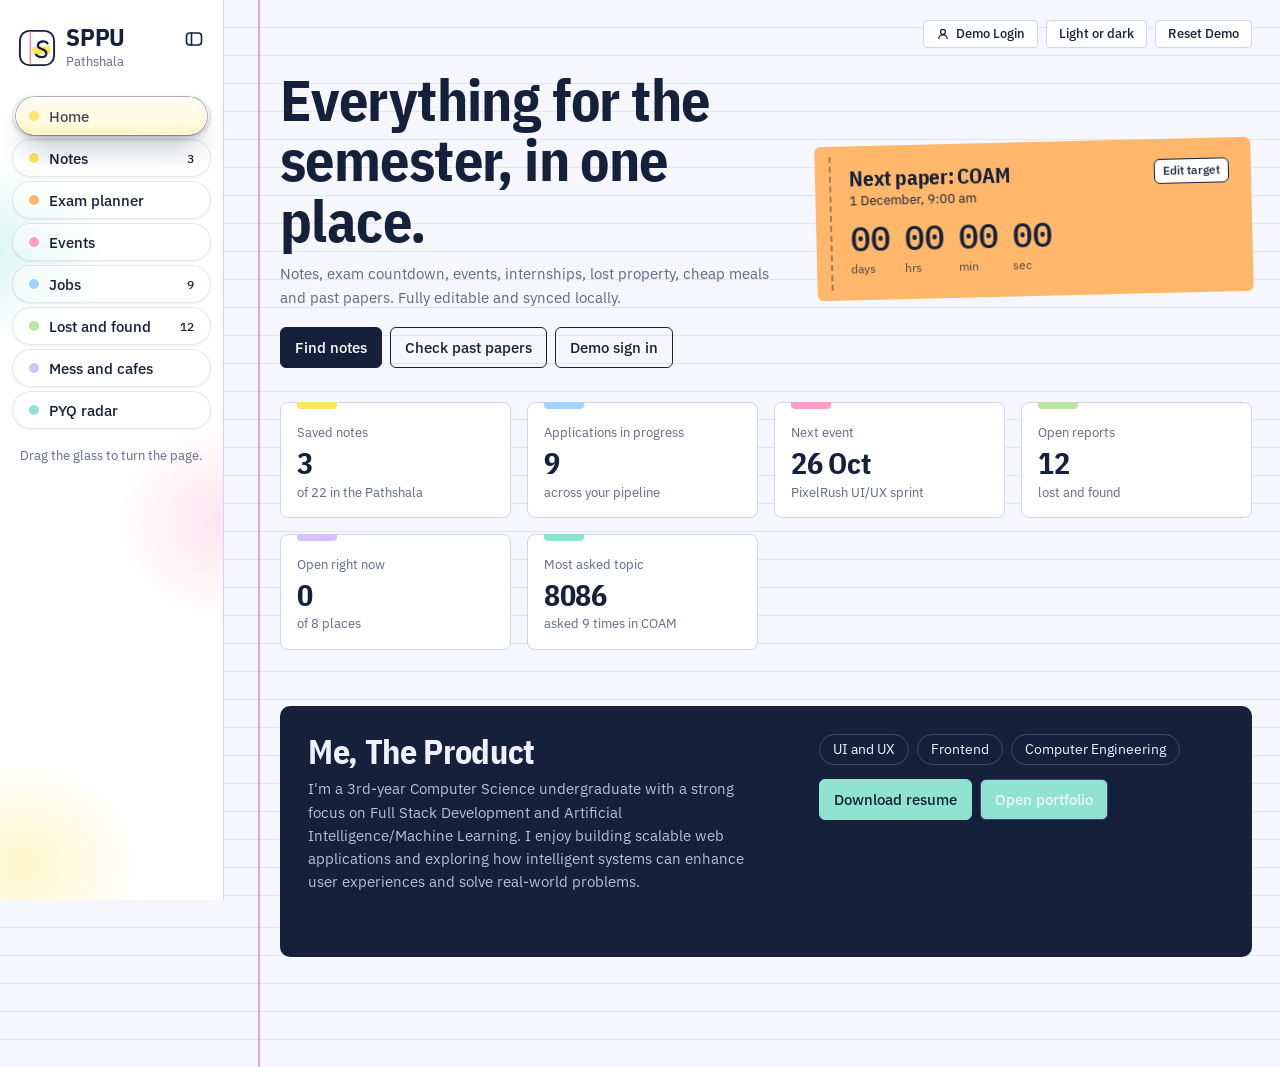
<file: index.html>
<!DOCTYPE html>
<html lang="en">
<head>
  <meta charset="utf-8">
  <meta name="viewport" content="width=device-width, initial-scale=1.0, viewport-fit=cover, maximum-scale=1.0, minimum-scale=1.0, user-scalable=no">
  <meta name="format-detection" content="telephone=no">
  <meta name="mobile-web-app-capable" content="yes">
  <meta name="apple-mobile-web-app-capable" content="yes">
  <meta name="apple-mobile-web-app-status-bar-style" content="black-translucent">
  <title>SPPU Pathshala</title>
  <link rel="icon" type="image/svg+xml" href="data:image/svg+xml,%3Csvg xmlns='http://www.w3.org/2000/svg' viewBox='0 0 40 40'%3E%3Crect x='2' y='2' width='36' height='36' rx='10' fill='%23fff' stroke='%2315213b' stroke-width='2'/%3E%3Cpath d='M13 2v36' stroke='%23e0577f' stroke-width='1.5' opacity='.7'/%3E%3Crect x='15' y='18.5' width='19' height='8' rx='2' transform='rotate(-4 24 22)' fill='%23ffe45e'/%3E%3Cpath d='M31 15c-2-2.7-9-2.7-10 1.5-.8 3.5 3 4.1 5 4.9 3 1.2 4.6 2.6 3.6 5.8-1.2 3.2-8.1 3.2-10.6-.2' fill='none' stroke='%2315213b' stroke-width='2.4' stroke-linecap='round' stroke-linejoin='round'/%3E%3C/svg%3E">
  <link rel="stylesheet" href="https://fonts.googleapis.com/css2?family=IBM+Plex+Sans+Condensed:wght@600;700&family=IBM+Plex+Sans:wght@400;500&family=IBM+Plex+Mono:wght@500&display=swap">
  <link rel="stylesheet" href="styles.css">
</head>
<body>
  <div class="app">
    <nav class="side" id="side"></nav>
    <main class="main">
      <div class="top">
        <button class="tg" data-a="side" aria-label="Open sidebar">
          <svg viewBox="0 0 20 20" aria-hidden="true">
            <rect x="2.5" y="4" width="15" height="12" rx="3.2"/>
            <path d="M7.5 4v12"/>
          </svg>
        </button>
        <span class="d" id="bm"></span>
        <a class="top-btn" href="login.html" id="u-chip" style="margin-left:auto">
          <svg viewBox="0 0 20 20" width="14" height="14" fill="none" stroke="currentColor" stroke-width="1.8" aria-hidden="true">
            <circle cx="10" cy="7" r="3.5"/>
            <path d="M4 17c0-3.2 2.7-5.8 6-5.8s6 2.6 6 5.8"/>
          </svg>
          <span id="u-name">Demo Login</span>
        </a>
        <button class="top-btn" style="margin-left:8px" data-a="th">Light or dark</button>
        <button class="top-btn" style="margin-left:8px" data-a="resetData" title="Reset all modules back to initial demo data">Reset Demo</button>
      </div>
      <div id="v"></div>
    </main>
  </div>
  <nav class="bn" id="bn"></nav>
  <div id="m"></div>
  <svg width="0" height="0" style="position:absolute" aria-hidden="true">
    <defs>
      <filter id="lens2" x="0" y="0" width="100%" height="100%" color-interpolation-filters="sRGB">
        <feImage href="data:image/svg+xml,%3Csvg xmlns='http://www.w3.org/2000/svg' width='200' height='38'%3E%3Cdefs%3E%3ClinearGradient id='h'%3E%3Cstop offset='0' stop-color='rgb(255,128,128)'/%3E%3Cstop offset='.1' stop-color='rgb(214,128,128)'/%3E%3Cstop offset='.9' stop-color='rgb(42,128,128)'/%3E%3Cstop offset='1' stop-color='rgb(0,128,128)'/%3E%3C/linearGradient%3E%3C/defs%3E%3Crect width='200' height='38' fill='url(%23h)'/%3E%3C/svg%3E" x="0" y="0" width="100%" height="100%" preserveAspectRatio="none" result="mx"/>
        <feImage href="data:image/svg+xml,%3Csvg xmlns='http://www.w3.org/2000/svg' width='200' height='38'%3E%3Cdefs%3E%3ClinearGradient id='v' x2='0' y2='1'%3E%3Cstop offset='0' stop-color='rgb(128,255,128)'/%3E%3Cstop offset='.18' stop-color='rgb(128,150,128)'/%3E%3Cstop offset='.82' stop-color='rgb(128,106,128)'/%3E%3Cstop offset='1' stop-color='rgb(128,0,128)'/%3E%3C/linearGradient%3E%3C/defs%3E%3Crect width='200' height='38' fill='url(%23v)'/%3E%3C/svg%3E" x="0" y="0" width="100%" height="100%" preserveAspectRatio="none" result="my"/>
        <feGaussianBlur in="SourceGraphic" stdDeviation=".4" result="s"/>
        <feDisplacementMap in="s" in2="mx" scale="30" xChannelSelector="R" yChannelSelector="B" result="d1"/>
        <feDisplacementMap in="d1" in2="my" scale="30" xChannelSelector="B" yChannelSelector="G"/>
      </filter>
      <filter id="lens" x="0" y="0" width="100%" height="100%" color-interpolation-filters="sRGB">
        <feImage href="data:image/svg+xml,%3Csvg xmlns='http://www.w3.org/2000/svg' width='200' height='38'%3E%3Cdefs%3E%3ClinearGradient id='l'%3E%3Cstop offset='0' stop-color='rgb(232,128,128)'/%3E%3Cstop offset='1' stop-color='rgb(128,128,128)'/%3E%3C/linearGradient%3E%3ClinearGradient id='r'%3E%3Cstop offset='0' stop-color='rgb(128,128,128)'/%3E%3Cstop offset='1' stop-color='rgb(128,128,128)'/%3E%3C/linearGradient%3E%3C/defs%3E%3Crect width='200' height='38' fill='url(%23l)'/%3E%3C/svg%3E" x="0" y="0" width="100%" height="100%" preserveAspectRatio="none" result="mx"/>
        <feImage href="data:image/svg+xml,%3Csvg xmlns='http://www.w3.org/2000/svg' width='200' height='38'%3E%3Cdefs%3E%3ClinearGradient id='v' x2='0' y2='1'%3E%3Cstop offset='0' stop-color='rgb(128,128,128)'/%3E%3Cstop offset='1' stop-color='rgb(128,128,128)'/%3E%3C/linearGradient%3E%3C/defs%3E%3Crect width='200' height='38' fill='url(%23v)'/%3E%3C/svg%3E" x="0" y="0" width="100%" height="100%" preserveAspectRatio="none" result="my"/>
        <feGaussianBlur in="SourceGraphic" stdDeviation=".4" result="s"/>
        <feDisplacementMap in="s" in2="mx" scale="30" xChannelSelector="R" yChannelSelector="B" result="d1"/>
        <feDisplacementMap in="d1" in2="my" scale="30" xChannelSelector="B" yChannelSelector="G"/>
      </filter>
    </defs>
  </svg>
  <script src="script.js"></script>
</body>
</html>
</file>
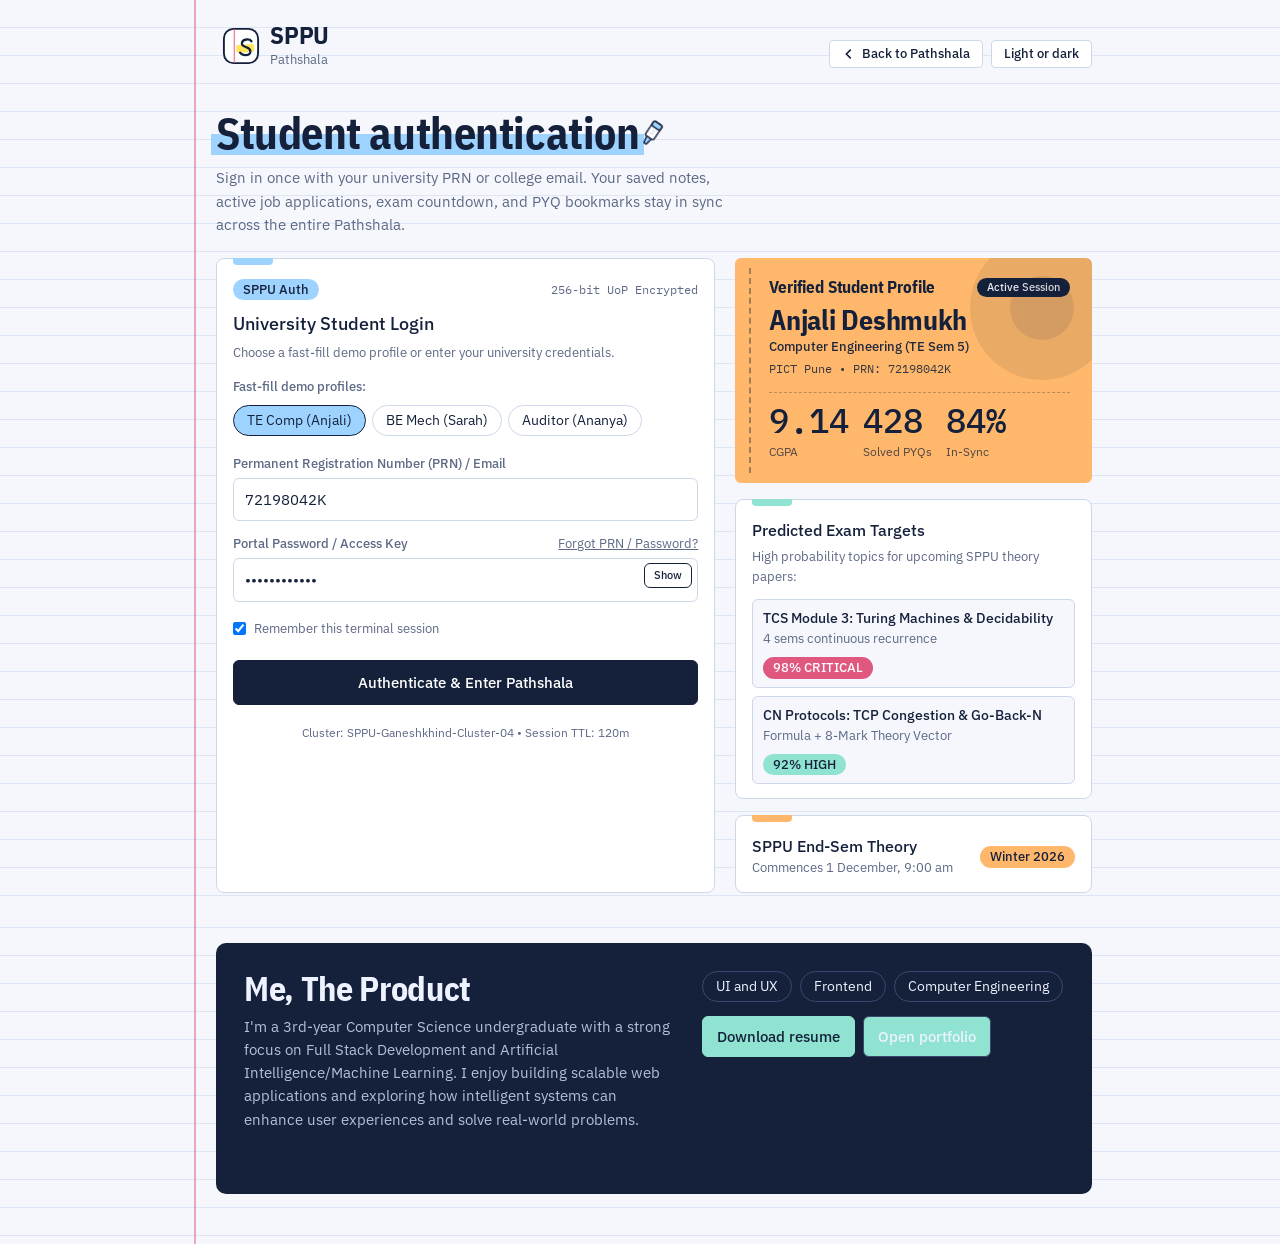
<file: login.html>
<!DOCTYPE html>
<html lang="en">

<head>
  <meta charset="utf-8">
  <meta name="viewport" content="width=device-width, initial-scale=1, viewport-fit=cover">
  <title>SPPU Pathshala — Login</title>
  <link rel="icon" type="image/svg+xml" href="data:image/svg+xml,%3Csvg xmlns='http://www.w3.org/2000/svg' viewBox='0 0 40 40'%3E%3Crect x='2' y='2' width='36' height='36' rx='10' fill='%23fff' stroke='%2315213b' stroke-width='2'/%3E%3Cpath d='M13 2v36' stroke='%23e0577f' stroke-width='1.5' opacity='.7'/%3E%3Crect x='15' y='18.5' width='19' height='8' rx='2' transform='rotate(-4 24 22)' fill='%23ffe45e'/%3E%3Cpath d='M31 15c-2-2.7-9-2.7-10 1.5-.8 3.5 3 4.1 5 4.9 3 1.2 4.6 2.6 3.6 5.8-1.2 3.2-8.1 3.2-10.6-.2' fill='none' stroke='%2315213b' stroke-width='2.4' stroke-linecap='round' stroke-linejoin='round'/%3E%3C/svg%3E">
  <link rel="stylesheet"
    href="https://fonts.googleapis.com/css2?family=IBM+Plex+Sans+Condensed:wght@600;700&family=IBM+Plex+Sans:wght@400;500&family=IBM+Plex+Mono:wght@500&display=swap">
  <link rel="stylesheet" href="styles.css">
  <style>
    /* Specific layout refinement for standalone login view */
    .login-wrapper {
      min-height: 100vh;
      display: flex;
      flex-direction: column;
    }

    .login-container {
      max-width: 960px;
      margin: 0 auto;
      width: 100%;
      flex: 1;
      padding-bottom: 50px;
    }

    .profile-hud {
      display: grid;
      gap: 16px;
    }
  </style>
</head>

<body>
  <div class="login-wrapper">
    <main class="main login-container">
      <!-- Top navigation bar matching main page -->
      <div class="top">
        <a class="brand" href="index.html" style="text-decoration:none">
          <svg class="lg" viewBox="0 0 40 40" width="38" height="38" aria-hidden="true">
            <rect x="2" y="2" width="36" height="36" rx="10" style="fill:var(--paper);stroke:var(--ink)"
              stroke-width="2" />
            <path d="M13 2v36" style="stroke:var(--mar)" stroke-width="1.5" opacity=".7" />
            <rect x="15" y="18.5" width="19" height="8" rx="2" transform="rotate(-4 24 22)" style="fill:var(--notes)" />
            <path d="M31 15c-2-2.7-9-2.7-10 1.5-.8 3.5 3 4.1 5 4.9 3 1.2 4.6 2.6 3.6 5.8-1.2 3.2-8.1 3.2-10.6-.2"
              fill="none" style="stroke:var(--ink)" stroke-width="2.4" stroke-linecap="round" stroke-linejoin="round" />
          </svg>
          <span><b>SPPU</b><small>Pathshala</small></span>
        </a>
        <div class="row" style="margin-left:auto;gap:8px">
          <a class="top-btn" href="index.html">
            <svg viewBox="0 0 16 16" width="14" height="14" fill="none" stroke="currentColor" stroke-width="1.8"
              aria-hidden="true">
              <path d="M10 13L5 8l5-5" />
            </svg>
            Back to Pathshala
          </a>
          <button class="top-btn" data-a="th">Light or dark</button>
        </div>
      </div>

      <!-- Header with animated pen underline -->
      <div class="view sw" style="--c:var(--jobs);margin-top:8px">
        <header class="ph">
          <h1 class="d">
            <span class="hl">Student authentication
              <svg class="pen" viewBox="0 0 32 32" aria-hidden="true">
                <path d="M13 22h6l-1.6 8h-2.8z" style="fill:var(--c);stroke:var(--ink)" stroke-width="1.4"
                  stroke-linejoin="round" />
                <rect x="11" y="6" width="10" height="17" rx="2" style="fill:var(--paper);stroke:var(--ink)"
                  stroke-width="1.4" />
                <rect x="11" y="6" width="10" height="5.5" rx="2" style="fill:var(--c);stroke:var(--ink)"
                  stroke-width="1.4" />
                <path d="M14.5 15h3M14.5 18h3" style="stroke:var(--line)" stroke-width="1.2" stroke-linecap="round" />
              </svg>
            </span>
          </h1>
          <p class="lead">Sign in once with your university PRN or college email. Your saved notes, active job
            applications, exam countdown, and PYQ bookmarks stay in sync across the entire Pathshala.</p>
        </header>

        <!-- Two Column Layout matching main page -->
        <div class="two">
          <!-- Left Column: Authentication Form -->
          <div class="card" style="--c:var(--jobs)">
            <div class="row sp">
              <span class="tag">SPPU Auth</span>
              <span class="mono sm" style="font-size:11.5px">256-bit UoP Encrypted</span>
            </div>

            <h3 style="margin-top:12px;font-size:18px">University Student Login</h3>
            <p class="sm" style="margin-bottom:14px">Choose a fast-fill demo profile or enter your university
              credentials.</p>

            <!-- Fast-fill Profile Switchers -->
            <div class="sm" style="font-weight:500;margin-bottom:8px">Fast-fill demo profiles:</div>
            <div class="row" style="margin-bottom:18px;gap:6px">
              <button type="button" class="chip on" id="btn-Anjali" onclick="pickProfile('Anjali')">TE Comp (Anjali)</button>
              <button type="button" class="chip" id="btn-Sarah" onclick="pickProfile('Sarah')">BE Mech (Sarah)</button>
              <button type="button" class="chip" id="btn-ananya" onclick="pickProfile('ananya')">Auditor
                (Ananya)</button>
            </div>

            <!-- Login Form -->
            <form id="loginForm" onsubmit="handleLogin(event)" style="display:grid;gap:13px">
              <div>
                <label for="prnInput" class="sm" style="display:block;margin-bottom:4px;font-weight:500">Permanent
                  Registration Number (PRN) / Email</label>
                <input type="text" id="prnInput" value="72198042K" required style="width:100%"
                  placeholder="e.g. 72198042K or student@pict.edu">
              </div>

              <div>
                <div class="row sp" style="margin-bottom:4px">
                  <label for="passInput" class="sm" style="font-weight:500">Portal Password / Access Key</label>
                  <a href="#" class="sm" style="color:var(--mute)"
                    onclick="event.preventDefault();alert('Demo password is pre-filled. You can also sign in with any sample text.')">Forgot
                    PRN / Password?</a>
                </div>
                <div style="position:relative">
                  <input type="password" id="passInput" value="sppu2026pass" required
                    style="width:100%;padding-right:70px">
                  <button type="button" class="btn s alt" onclick="togglePass()"
                    style="position:absolute;right:6px;top:5px;padding:3px 9px;font-size:11px"
                    id="passToggleBtn">Show</button>
                </div>
              </div>

              <label class="row" style="cursor:pointer;margin:4px 0">
                <input type="checkbox" id="rememberMe" checked>
                <span class="sm">Remember this terminal session</span>
              </label>

              <button type="submit" class="btn" style="width:100%;padding:10px;margin-top:4px"
                id="submitBtn">Authenticate &amp; Enter Pathshala</button>

              <div class="sm" style="text-align:center;color:var(--mute);margin-top:6px;font-size:12px">
                Cluster: SPPU-Ganeshkhind-Cluster-04 • Session TTL: 120m
              </div>
            </form>
          </div>

          <!-- Right Column: Profile Recon & Forecast -->
          <div class="profile-hud">
            <!-- Active Target Ticket -->
            <div class="ticket" id="profileTicket" style="transform:none;position:relative;overflow:hidden">
              <!-- Background Sticker for Anjali -->
              <div id="profileSticker" style="position:absolute;right:-30px;top:-30px;width:160px;height:160px;opacity:0.3;pointer-events:none;color:var(--on)">
                <svg viewBox="0 0 100 100" fill="currentColor" stroke="none">
                  <circle cx="50" cy="50" r="45" opacity="0.3"/>
                  <path d="M50 5v90M5 50h90" opacity="0.5"/>
                  <circle cx="50" cy="50" r="20" opacity="0.4"/>
                  <path d="M30 30l40 40M70 30l-40 40" opacity="0.5"/>
                </svg>
              </div>
              <div class="row sp">
                <div class="d" style="font-size:17px">Verified Student Profile</div>
                <span class="tag" style="background:var(--ink);color:var(--paper);font-size:11px">Active Session</span>
              </div>
              <h2 class="d" id="previewName" style="font-size:28px;margin:8px 0 2px">Anjali Deshmukh</h2>
              <div class="sm" id="previewBranch" style="color:inherit;opacity:.95;font-weight:500">Computer Engineering
                (TE Sem 5)</div>
              <div class="mono" id="previewCollege" style="font-size:12px;margin-top:3px;opacity:.85">PICT Pune • PRN:
                72198042K</div>

              <div class="cd" style="margin-top:14px;border-top:1px dashed rgba(21,33,59,.3);padding-top:10px">
                <div><span id="previewCGPA">9.14</span><small>CGPA</small></div>
                <div><span id="previewPYQ">428</span><small>Solved PYQs</small></div>
                <div><span id="previewSync">84%</span><small>In-Sync</small></div>
              </div>
            </div>

            <!-- Predicted Exam Targets Card -->
            <div class="card" style="--c:var(--pyq)">
              <h3>Predicted Exam Targets</h3>
              <p class="sm" style="margin-bottom:12px">High probability topics for upcoming SPPU theory papers:</p>

              <div style="display:grid;gap:8px">
                <div class="row sp"
                  style="background:var(--bg);padding:8px 10px;border-radius:6px;border:1px solid var(--line)">
                  <div>
                    <div style="font-size:13.5px;font-weight:500" id="t1Title">TCS Module 3: Turing Machines &amp;
                      Decidability</div>
                    <div class="sm">4 sems continuous recurrence</div>
                  </div>
                  <span class="tag" style="--c:var(--mar);color:#fff" id="t1Weight">98% CRITICAL</span>
                </div>

                <div class="row sp"
                  style="background:var(--bg);padding:8px 10px;border-radius:6px;border:1px solid var(--line)">
                  <div>
                    <div style="font-size:13.5px;font-weight:500" id="t2Title">CN Protocols: TCP Congestion &amp;
                      Go-Back-N</div>
                    <div class="sm">Formula + 8-Mark Theory Vector</div>
                  </div>
                  <span class="tag" style="--c:var(--pyq)" id="t2Weight">92% HIGH</span>
                </div>
              </div>
            </div>

            <!-- Countdown card -->
            <div class="card" style="--c:var(--planner)">
              <div class="row sp">
                <div>
                  <h3 style="margin:0">SPPU End-Sem Theory</h3>
                  <div class="sm">Commences 1 December, 9:00 am</div>
                </div>
                <span class="tag">Winter 2026</span>
              </div>
            </div>
          </div>
        </div>

        <!-- Footer matching main page -->
        <footer class="me" style="margin-top:50px">
          <div>
            <h2 class="d">Me, The Product</h2>
            <p>I'm a 3rd-year Computer Science undergraduate with a strong focus on Full Stack Development and Artificial Intelligence/Machine Learning. I enjoy building scalable web applications and exploring how intelligent systems can enhance user experiences and solve real-world problems.</p>
            <div class="shimmer-footer">
              <span class="shimmer-text">Made with 🤍 by Sush!l RK</span>
            </div>
          </div>
          <div>
            <div class="row" style="margin-bottom:14px">
              <span class="chip">UI and UX</span>
              <span class="chip">Frontend</span>
              <span class="chip">Computer Engineering</span>
            </div>
            <div class="row">
              <a class="btn" href="https://sushilrk.vercel.app" target="_blank" rel="noopener">Download resume</a>
              <a class="btn alt" style="color:#eef2ff;border-color:#3a4870" href="https://sushilrk.vercel.app"
                target="_blank" rel="noopener">Open portfolio</a>
            </div>
          </div>
        </footer>
      </div>
    </main>
  </div>

  <script>
    const root = document.documentElement;
    try {
      const t = localStorage.getItem('th');
      if (t) root.dataset.theme = t;
    } catch (e) { }

    const profiles = {
      Anjali: {
        prn: "72198042K",
        name: "Anjali Deshmukh",
        branch: "Computer Engineering (TE Sem 5)",
        college: "PICT Pune • PRN: 72198042K",
        cgpa: "9.14",
        pyq: "428",
        sync: "84%",
        t1: "TCS Module 3: Turing Machines & Decidability",
        t1W: "98% CRITICAL",
        t2: "CN Protocols: TCP Congestion & Go-Back-N",
        t2W: "92% HIGH",
        color: "#ffb86b",
        sticker: `<svg viewBox="0 0 100 100" fill="currentColor" stroke="none"><circle cx="50" cy="50" r="45" opacity="0.3"/><path d="M50 5v90M5 50h90" opacity="0.5"/><circle cx="50" cy="50" r="20" opacity="0.4"/><path d="M30 30l40 40M70 30l-40 40" opacity="0.5"/></svg>`
      },
      Sarah: {
        prn: "71923410B",
        name: "Saraswati Kulkarni",
        branch: "Mechanical Engineering (BE Sem 7)",
        college: "COEP Technological University • PRN: 71923410B",
        cgpa: "8.78",
        pyq: "392",
        sync: "76%",
        t1: "FEA: 2D Truss Element Formulation",
        t1W: "95% CRITICAL",
        t2: "Robotics: DH Parameters & Inverse Kinematics",
        t2W: "89% HIGH",
        color: "#ff9ec4",
        sticker: `<svg viewBox="0 0 100 100" fill="currentColor" stroke="none"><rect x="10" y="10" width="80" height="80" rx="8" opacity="0.3"/><circle cx="50" cy="50" r="25" opacity="0.4"/><path d="M50 25v50M25 50h50" opacity="0.5"/><path d="M30 30l40 40M70 30l-40 40" opacity="0.5"/></svg>`
      },
      ananya: {
        prn: "GUEST-9901X",
        name: "Dr. Ananya Joshi",
        branch: "Academic Auditor & Researcher",
        college: "SPPU Campus • PRN: GUEST-9901X",
        cgpa: "10.0",
        pyq: "500",
        sync: "100%",
        t1: "SPPU 2026 Exam Pattern Calibration",
        t1W: "100% AUDIT",
        t2: "Credit System & Relative Grading Curves",
        t2W: "99% RECON",
        color: "#b9e6a2",
        sticker: `<svg viewBox="0 0 100 100" fill="currentColor" stroke="none"><polygon points="50,10 90,90 10,90" opacity="0.3"/><circle cx="50" cy="55" r="12" opacity="0.4"/><path d="M50 67v20" opacity="0.5"/></svg>`
      }
    };

    let activeKey = 'Anjali';

    function pickProfile(key) {
      activeKey = key;
      const p = profiles[key];
      ['Anjali', 'Sarah', 'ananya'].forEach(k => {
        const el = document.getElementById('btn-' + k);
        if (el) el.classList.toggle('on', k === key);
      });
      document.getElementById('prnInput').value = p.prn;
      document.getElementById('previewName').textContent = p.name;
      document.getElementById('previewBranch').textContent = p.branch;
      document.getElementById('previewCollege').textContent = p.college;
      document.getElementById('previewCGPA').textContent = p.cgpa;
      document.getElementById('previewPYQ').textContent = p.pyq;
      document.getElementById('previewSync').textContent = p.sync;
      document.getElementById('t1Title').textContent = p.t1;
      document.getElementById('t1Weight').textContent = p.t1W;
      document.getElementById('t2Title').textContent = p.t2;
      document.getElementById('t2Weight').textContent = p.t2W;
      const ticket = document.getElementById('profileTicket');
      if (ticket) {
        ticket.style.setProperty('--planner', p.color);
        ticket.style.background = p.color;
      }
      const sticker = document.getElementById('profileSticker');
      if (sticker && p.sticker) {
        sticker.innerHTML = p.sticker;
        sticker.style.color = 'var(--on)';
        sticker.style.opacity = '0.3';
      }
    }

    function togglePass() {
      const inp = document.getElementById('passInput');
      const btn = document.getElementById('passToggleBtn');
      if (inp.type === 'password') {
        inp.type = 'text';
        btn.textContent = 'Hide';
      } else {
        inp.type = 'password';
        btn.textContent = 'Show';
      }
    }

    // Theme toggle button matching main page
    document.querySelector('[data-a="th"]')?.addEventListener('click', () => {
      const dk = root.dataset.theme ? root.dataset.theme === 'dark' : matchMedia('(prefers-color-scheme:dark)').matches;
      const n = dk ? 'light' : 'dark';
      root.dataset.theme = n;
      try { localStorage.setItem('th', n); } catch (e) { }
    });

    // Initialize sticker on page load
    pickProfile('Anjali');

    function handleLogin(e) {
      e.preventDefault();
      const btn = document.getElementById('submitBtn');
      const p = profiles[activeKey] || profiles.Anjali;
      const prn = document.getElementById('prnInput').value.trim() || p.prn;

      btn.textContent = 'Authenticating with SPPU...';
      btn.style.opacity = '0.75';
      btn.disabled = true;

      try {
        localStorage.setItem('sppu_user', JSON.stringify({
          prn: prn,
          name: p.name,
          branch: p.branch,
          college: p.college
        }));
      } catch (err) { }

      setTimeout(() => {
        btn.textContent = '✓ Access Granted! Redirecting...';
        btn.style.background = 'var(--lost)';
        btn.style.color = 'var(--on)';
        btn.style.borderColor = 'var(--ink)';
        setTimeout(() => {
          window.location.href = 'index.html';
        }, 500);
      }, 600);
    }

    // Check if user is already saved
    try {
      const saved = JSON.parse(localStorage.getItem('sppu_user'));
      if (saved && saved.name) {
        for (const [k, v] of Object.entries(profiles)) {
          if (v.name === saved.name) {
            pickProfile(k);
            break;
          }
        }
      }
    } catch (e) { }
  </script>
</body>

</html>
</file>
<file: styles.css>
:root {
    --bg: #f5f7fc;
    --rule: #dde6f5;
    --paper: #fff;
    --ink: #15213b;
    --mute: #5d6985;
    --line: #cdd7ea;
    --mar: #e0577f;
    --on: #15213b;
    --foot: #15213b;
    --notes: #ffe45e;
    --planner: #ffb86b;
    --events: #ff9ec4;
    --jobs: #9fd3ff;
    --lost: #b9e6a2;
    --mess: #d4c2ff;
    --pyq: #8fe3d0;
    --home: #ffe45e;
    color-scheme: light;
    box-sizing: border-box;
    padding-top: env(safe-area-inset-top, 0px);
    padding-bottom: env(safe-area-inset-bottom, 0px)
}

@media(prefers-color-scheme:dark) {
    :root:not([data-theme="light"]) {
        --bg: #000000;
        --rule: #0d0d0d;
        --paper: #161616;
        --ink: #f0f0f0;
        --mute: #6b7280;
        --line: #2a2a2a;
        --foot: #000000;
        --card-shadow: 0 2px 8px rgba(0,0,0,.8), 0 0 0 1px rgba(255,255,255,.06);
        --card-hover-shadow: 0 4px 20px rgba(0,0,0,.9), 0 0 0 1px rgba(255,255,255,.12);
        color-scheme: dark
    }
}

:root[data-theme="dark"] {
    --bg: #000000;
    --rule: #0d0d0d;
    --paper: #161616;
    --ink: #f0f0f0;
    --mute: #6b7280;
    --line: #2a2a2a;
    --foot: #000000;
    --card-shadow: 0 2px 8px rgba(0,0,0,.8), 0 0 0 1px rgba(255,255,255,.06);
    --card-hover-shadow: 0 4px 20px rgba(0,0,0,.9), 0 0 0 1px rgba(255,255,255,.12);
    color-scheme: dark
}

html {
    scroll-padding-top: env(safe-area-inset-top, 0px);
    scroll-behavior: smooth;
    height: 100%;
    -webkit-text-size-adjust: 100%
}

* {
    box-sizing: border-box;
    margin: 0;
    -webkit-tap-highlight-color: transparent
}

body {
    font: 15px/1.55 'IBM Plex Sans', system-ui, sans-serif;
    color: var(--ink);
    background: repeating-linear-gradient(transparent 0 27px, var(--rule) 27px 28px), var(--bg);
    -webkit-font-smoothing: antialiased;
    -moz-osx-font-smoothing: grayscale;
    text-rendering: optimizeLegibility;
    min-height: 100dvh;
    width: 100%;
    max-width: 100vw;
    overflow-x: hidden;
    touch-action: manipulation;
    position: relative
}

.d {
    font-family: 'IBM Plex Sans Condensed', 'Arial Narrow', sans-serif;
    font-weight: 700;
    letter-spacing: -.01em;
    line-height: 1.05
}

.app {
    display: grid;
    grid-template-columns: 224px 1fr;
    min-height: 100dvh
}

.side {
    position: sticky;
    top: env(safe-area-inset-top, 0px);
    height: 100vh;
    background: var(--paper);
    border-right: 1px solid var(--line);
    padding: 22px 12px;
    display: flex;
    flex-direction: column;
    gap: 3px
}

.side .d {
    font-size: 23px;
    padding: 0 10px 18px
}

button,
select,
input,
textarea {
    font: inherit;
    color: inherit
}

.nv {
    all: unset;
    cursor: pointer;
    display: flex;
    align-items: center;
    gap: 10px;
    padding: 9px 10px;
    border-radius: 6px;
    font-weight: 500;
    color: var(--mute);
    transition: background .25s cubic-bezier(.25,.9,.3,1), color .25s cubic-bezier(.25,.9,.3,1), transform .25s cubic-bezier(.25,.9,.3,1)
}

.nv:hover:not(.on) {
    background: color-mix(in srgb, var(--c) 10%, transparent);
    color: var(--ink);
    transform: translateX(2px)
}

.nv i {
    width: 10px;
    height: 10px;
    border-radius: 50%;
    background: var(--c);
    transition: background .25s cubic-bezier(.25,.9,.3,1)
}

.nv.on {
    background: var(--c);
    color: var(--on)
}

.nv.on i {
    background: var(--on)
}

@media(prefers-reduced-motion: reduce) {
    .nv {
        transition: none
    }
    .nv:hover:not(.on) {
        transform: none
    }
}

.nv b {
    margin-left: auto;
    font: 500 12px 'IBM Plex Mono', monospace
}

:focus-visible {
    outline: 2px solid var(--ink);
    outline-offset: 2px
}

.main {
    position: relative;
    padding: 20px 28px 110px 56px;
    min-width: 0;
    max-width: 100%
}

.main::before {
    content: "";
    position: absolute;
    left: 34px;
    top: 0;
    bottom: 0;
    width: 1.5px;
    background: var(--mar);
    opacity: .5
}

.top {
    display: flex;
    justify-content: space-between;
    align-items: center;
    margin-bottom: 22px
}

.top .d {
    font-size: 19px;
    display: none
}

.view {
    max-width: 1000px;
    --c: var(--home)
}

.ph {
    margin-bottom: 22px
}

.ph h1 {
    font-size: clamp(30px, 5vw, 44px)
}

.hl {
    background: linear-gradient(transparent 52%, var(--c) 52% 90%, transparent 90%);
    padding: 0 5px;
    margin-left: -5px;
    -webkit-box-decoration-break: clone;
    box-decoration-break: clone
}

.lead {
    max-width: 58ch;
    color: var(--mute);
    margin-top: 10px
}

/* ── Scroll-reveal animation ─────────────────────────────── */
.reveal-hidden {
    opacity: 0 !important;
    transform: translateY(28px) scale(0.98) !important;
    transition:
        opacity  .9s cubic-bezier(.25,.9,.3,1),
        transform .9s cubic-bezier(.25,.9,.3,1) !important;
    will-change: opacity, transform
}

.reveal-visible {
    opacity: 1 !important;
    transform: translateY(0) scale(1) !important
}

@media(prefers-reduced-motion: reduce) {
    .reveal-hidden,
    .reveal-visible {
        opacity: 1 !important;
        transform: none !important;
        transition: none !important
    }
}
/* ────────────────────────────────────────────────────────── */


.grid {
    display: grid;
    grid-template-columns: repeat(auto-fill, minmax(250px, 1fr));
    gap: 16px
}

.card {
    position: relative;
    background: var(--paper);
    border: 1px solid var(--line);
    border-radius: 8px;
    padding: 20px 16px 14px;
    box-shadow: var(--card-shadow, none);
    transition: box-shadow .3s cubic-bezier(.25,.9,.3,1), border-color .3s cubic-bezier(.25,.9,.3,1), transform .3s cubic-bezier(.25,.9,.3,1)
}

.card:hover {
    border-color: color-mix(in srgb, var(--c, var(--ink)) 65%, var(--line));
    transform: translateY(-4px) scale(1.01);
    box-shadow: var(--card-hover-shadow, 0 10px 28px rgba(21,33,59,.16)),
                0 0 0 1px color-mix(in srgb, var(--c, transparent) 22%, transparent)
}

.card[role="button"] {
    outline: none
}

.card[role="button"]:focus-visible {
    outline: 2px solid var(--ink);
    outline-offset: 2px
}

@media(prefers-reduced-motion: reduce) {
    .card {
        transition: border-color .2s, box-shadow .2s
    }
    .card:hover {
        transform: none
    }
}

.card::before {
    content: "";
    position: absolute;
    top: -1px;
    left: 16px;
    width: 40px;
    height: 7px;
    background: var(--c);
    border-radius: 0 0 4px 4px
}

.card h3 {
    font-size: 16px;
    font-weight: 500;
    line-height: 1.35;
    margin-bottom: 6px
}

.row {
    display: flex;
    gap: 8px;
    align-items: center;
    flex-wrap: wrap
}

.sp {
    justify-content: space-between
}

.tag {
    display: inline-block;
    background: var(--c);
    color: var(--on);
    border-radius: 99px;
    padding: 1px 10px;
    font-size: 12.5px;
    font-weight: 500
}

.tag.q {
    background: none;
    border: 1px solid var(--line);
    color: var(--mute)
}

.sm {
    font-size: 13px;
    color: var(--mute)
}

.mono {
    font-family: 'IBM Plex Mono', monospace
}

.btn {
    cursor: pointer;
    border: 1px solid var(--ink);
    background: var(--ink);
    color: var(--paper);
    border-radius: 6px;
    padding: 8px 14px;
    font-weight: 500;
    text-decoration: none;
    display: inline-block;
    transition: transform .25s cubic-bezier(.25,.9,.3,1), box-shadow .25s cubic-bezier(.25,.9,.3,1), opacity .2s;
    will-change: transform
}

.btn:hover:not(:disabled) {
    transform: translateY(-1px);
    box-shadow: 0 4px 14px rgba(21,33,59,.18)
}

.btn:active:not(:disabled) {
    transform: translateY(0);
    box-shadow: 0 2px 8px rgba(21,33,59,.14)
}

.btn.alt {
    background: none;
    color: var(--ink)
}

.btn.alt:hover:not(:disabled) {
    background: var(--rule)
}

@media(prefers-reduced-motion: reduce) {
    .btn {
        transition: none
    }
    .btn:hover:not(:disabled),
    .btn:active:not(:disabled) {
        transform: none;
        box-shadow: none
    }
}

.btn.s {
    padding: 4px 10px;
    font-size: 13px
}

.chip {
    cursor: pointer;
    border: 1px solid var(--line);
    background: var(--paper);
    border-radius: 99px;
    padding: 4px 13px;
    font-size: 13.5px;
    transition: background .25s cubic-bezier(.25,.9,.3,1), color .25s cubic-bezier(.25,.9,.3,1), border-color .25s cubic-bezier(.25,.9,.3,1), transform .25s cubic-bezier(.25,.9,.3,1)
}

.chip:hover:not(.on) {
    border-color: var(--ink);
    transform: translateY(-1px)
}

.chip.on {
    background: var(--c);
    color: var(--on);
    border-color: var(--ink)
}

@media(prefers-reduced-motion: reduce) {
    .chip {
        transition: none
    }
    .chip:hover:not(.on) {
        transform: none
    }
}

.top-btn {
    cursor: pointer;
    border: 1px solid var(--line);
    background: var(--paper);
    border-radius: 4px;
    padding: 5px 12px;
    font-size: 13px;
    font-weight: 500;
    display: inline-flex;
    align-items: center;
    gap: 6px;
    line-height: 1.2;
    white-space: nowrap;
    color: var(--ink);
    text-decoration: none;
    transition: border-color .25s cubic-bezier(.25,.9,.3,1), background .25s cubic-bezier(.25,.9,.3,1), transform .25s cubic-bezier(.25,.9,.3,1)
}

.top-btn:hover {
    border-color: var(--ink);
    background: var(--rule);
    transform: translateY(-1px)
}

@media(prefers-reduced-motion: reduce) {
    .top-btn {
        transition: none
    }
    .top-btn:hover {
        transform: none
    }
}

    .bar {
        display: flex;
        gap: 8px;
        flex-wrap: wrap;
        margin-bottom: 18px;
        align-items: center
    }

    .bar > * {
        flex: 1 1 140px;
        min-width: 0
    }

    .bar > .btn {
        flex: 0 0 auto
    }

input,
select,
textarea {
    background: var(--paper);
    border: 1px solid var(--line);
    border-radius: 6px;
    padding: 9px 11px;
    min-width: 0;
    max-width: 100%
}

input[type=search] {
    flex: 1 1 220px
}

textarea {
    width: 100%;
    min-height: 80px
}

.ib {
    all: unset;
    cursor: pointer;
    padding: 4px;
    border-radius: 6px;
    display: inline-flex;
    transition: background .2s cubic-bezier(.25,.9,.3,1), transform .2s cubic-bezier(.25,.9,.3,1)
}

.ib:hover {
    background: var(--rule);
    transform: scale(1.08)
}

.ib svg {
    width: 20px;
    height: 20px;
    fill: none;
    stroke: var(--ink);
    stroke-width: 1.7;
    transition: fill .25s cubic-bezier(.25,.9,.3,1)
}

.ib.on svg {
    fill: var(--c);
}

@media(prefers-reduced-motion: reduce) {
    .ib {
        transition: none
    }
    .ib:hover {
        transform: none
    }
}

.empty {
    color: var(--mute);
    padding: 26px 0
}

.hero {
    display: grid;
    grid-template-columns: 1.15fr 1fr;
    gap: 34px;
    align-items: center;
    margin-bottom: 34px
}

.hero h1 {
    font-size: clamp(36px, 6vw, 58px);
    margin-bottom: 6px
}

.ticket {
    position: relative;
    background: var(--planner);
    color: var(--on);
    padding: 20px 22px 18px 34px;
    border-radius: 6px;
    transform: rotate(-1.4deg)
}

.ticket::before {
    content: "";
    position: absolute;
    left: 14px;
    top: 10px;
    bottom: 10px;
    border-left: 2px dashed rgba(21, 33, 59, .4)
}

.ticket .d {
    font-size: 21px
}

.cd {
    display: flex;
    gap: 14px;
    margin: 10px 0 6px
}

.cd span {
    font: 500 34px/1 'IBM Plex Mono', monospace
}

.cd small {
    display: block;
    font: 12px 'IBM Plex Sans', sans-serif;
    opacity: .75;
    margin-top: 4px
}

.tiles {
    display: grid;
    grid-template-columns: repeat(auto-fill, minmax(210px, 1fr));
    gap: 16px
}

.tile {
    all: unset;
    cursor: pointer;
    position: relative;
    background: var(--paper);
    border: 1px solid var(--line);
    border-radius: 8px;
    padding: 20px 16px 14px;
    display: block;
    box-shadow: var(--card-shadow, none);
    transition: box-shadow .3s cubic-bezier(.25,.9,.3,1), border-color .3s cubic-bezier(.25,.9,.3,1), transform .3s cubic-bezier(.25,.9,.3,1);
    outline: none
}

.tile::before {
    content: "";
    position: absolute;
    top: -1px;
    left: 16px;
    width: 40px;
    height: 7px;
    background: var(--c);
    border-radius: 0 0 4px 4px
}

.tile:hover {
    border-color: color-mix(in srgb, var(--c, var(--ink)) 75%, var(--line));
    transform: translateY(-4px) scale(1.015);
    box-shadow: var(--card-hover-shadow, 0 10px 26px rgba(21,33,59,.16)),
                0 0 0 1px color-mix(in srgb, var(--c, transparent) 24%, transparent)
}

.tile:focus-visible {
    outline: 2px solid var(--ink);
    outline-offset: 2px
}

@media(prefers-reduced-motion: reduce) {
    .tile {
        transition: border-color .2s, box-shadow .2s
    }
    .tile:hover {
        transform: none
    }
}

.tile .d {
    font-size: 30px;
    margin: 4px 0
}

table {
    width: 100%;
    border-collapse: collapse;
    background: var(--paper);
    border: 1px solid var(--line)
}

td,
th {
    text-align: left;
    padding: 9px 12px;
    border-bottom: 1px solid var(--line)
}

th {
    font-weight: 500;
    color: var(--mute)
}

.sum {
    display: grid;
    grid-template-columns: repeat(4, 1fr);
    gap: 10px;
    margin-bottom: 16px
}

.sum button {
    all: unset;
    cursor: pointer;
    background: var(--paper);
    border: 1px solid var(--line);
    border-radius: 8px;
    padding: 10px 12px
}

.sum button.on {
    border-color: var(--ink);
    background: var(--c);
    color: var(--on)
}

.sum .d {
    font-size: 28px;
    display: block
}

.two {
    display: grid;
    grid-template-columns: 1.4fr 1fr;
    gap: 20px
}

.fq {
    display: grid;
    grid-template-columns: 130px 1fr 24px;
    gap: 10px;
    align-items: center;
    margin: 8px 0;
    font-size: 14px
}

.fq div {
    height: 12px;
    background: var(--rule);
    border-radius: 3px
}

.fq i {
    display: block;
    height: 100%;
    background: var(--c);
    border-radius: 3px
}

.rev {
    display: none;
    margin-top: 10px;
    border-top: 1px dashed var(--line);
    padding-top: 8px
}

.rev.hidden {
    display: none
}

.rev:not(.hidden) {
    display: block
}

.polaroid {
    height: 110px;
    border-radius: 6px;
    margin-bottom: 12px;
    background: repeating-linear-gradient(135deg, var(--rule) 0 8px, transparent 8px 16px);
    display: grid;
    place-items: center;
    color: var(--mute);
    font-size: 13px;
    border: 1px solid var(--line);
    position: relative;
    overflow: hidden;
}

.polaroid img {
    width: 100%;
    height: 100%;
    object-fit: cover;
    display: block;
    transition: transform .4s cubic-bezier(.25,.9,.3,1);
}

.card:hover .polaroid img {
    transform: scale(1.06);
}

@media(prefers-reduced-motion: reduce) {
    .polaroid img {
        transition: none
    }
    .card:hover .polaroid img {
        transform: none
    }
}

.polaroid .badge {
    position: absolute;
    top: 6px;
    right: 6px;
    background: rgba(21, 33, 59, .82);
    color: #fff;
    padding: 2px 8px;
    border-radius: 99px;
    font-size: 11px;
    font-weight: 500;
    backdrop-filter: blur(4px);
}

.me {
    margin-top: 56px;
    background: var(--foot);
    color: #eef2ff;
    border-radius: 10px;
    padding: 28px;
    display: grid;
    grid-template-columns: 1.2fr 1fr;
    gap: 24px
}

.me h2 {
    font-size: 34px;
    margin-bottom: 8px
}

.me p {
    color: #b4bfdc;
    max-width: 50ch
}

.me .chip {
    background: none;
    color: #eef2ff;
    border-color: #3a4870;
    cursor: default
}

.me .btn {
    background: var(--pyq);
    border-color: var(--pyq);
    color: #15213b
}

#m {
    position: fixed;
    inset: 0;
    background: rgba(10, 15, 30, .5);
    display: none;
    align-items: center;
    justify-content: center;
    z-index: 20
}

#m.on {
    display: flex
}

.sheet {
    background: var(--paper);
    border-radius: 12px;
    padding: 22px;
    width: min(440px, 92vw);
    display: grid;
    gap: 12px;
    max-height: 88vh;
    overflow: auto
}

.sheet h2 {
    font-size: 26px
}

.bn {
    --tw: 87px;
    --lw: 83px;
    --sp: cubic-bezier(.3, 1.3, .45, 1);
    display: none;
    position: fixed;
    left: 14px;
    right: 14px;
    bottom: calc(10px + env(safe-area-inset-bottom, 0px));
    height: 64px;
    padding: 0 6px;
    z-index: 5;
    touch-action: none;
    user-select: none;
    -webkit-user-select: none;
    -webkit-touch-callout: none;
    -webkit-tap-highlight-color: transparent
}

.bn .bg {
    position: absolute;
    inset: 0;
    z-index: 0;
    border-radius: 99px;
    border: 1px solid var(--gl-e);
    background: linear-gradient(180deg, var(--gl-a), var(--gl-b)), color-mix(in srgb, var(--paper) 30%, transparent);
    -webkit-backdrop-filter: blur(16px) saturate(1.7);
    backdrop-filter: blur(16px) saturate(1.7);
    box-shadow: inset 0 1.5px 0 var(--gl-i), inset 0 -2px 6px rgba(21, 33, 59, .08), 0 12px 30px var(--gl-s), 0 2px 6px var(--gl-s)
}

.bt {
    all: unset;
    box-sizing: border-box;
    flex: 1 1 0;
    min-width: 0;
    height: 100%;
    position: relative;
    z-index: 2;
    display: flex;
    flex-direction: column;
    align-items: center;
    justify-content: center;
    gap: 4px;
    cursor: pointer;
    color: var(--mute);
    font: 500 10.5px/1 'IBM Plex Sans', system-ui, sans-serif;
    white-space: nowrap;
    transition: color .2s;
    -webkit-tap-highlight-color: transparent
}

.bt:focus-visible {
    outline: 2px solid var(--ink);
    outline-offset: -5px;
    border-radius: 99px
}

.bt svg {
    width: 23px;
    height: 23px;
    fill: none;
    stroke: currentColor;
    stroke-width: 1.7;
    stroke-linecap: round;
    stroke-linejoin: round;
    transition: transform .35s var(--sp), fill .3s
}

.bt {
    transition: color .25s
}

.bt.hot {
    color: var(--ink)
}

.bt.hot svg {
    fill: color-mix(in srgb, var(--c) 65%, transparent);
    transform: translateY(-2px) scale(1.12)
}

.bt b {
    position: absolute;
    top: 9px;
    left: calc(50% + 7px);
    min-width: 14px;
    height: 14px;
    padding: 0 3px;
    border-radius: 99px;
    background: var(--mar);
    color: #fff;
    font: 600 9px/14px 'IBM Plex Mono', monospace;
    text-align: center
}

.bt b:empty {
    display: none
}

.bl {
    --sh: 0 12px 22px -10px rgba(14, 22, 45, .34), 0 2px 6px rgba(14, 22, 45, .14);
    position: absolute;
    left: 0;
    top: 6px;
    bottom: 6px;
    width: var(--lw);
    z-index: 1;
    border-radius: 99px;
    pointer-events: none;
    will-change: transform;
    transition: transform .55s var(--sp);
    background: linear-gradient(180deg, rgba(255, 255, 255, calc(.18 + var(--gt)*.3)), rgba(255, 255, 255, calc(.04 + var(--gt)*.15)) 55%, rgba(255, 255, 255, calc(.12 + var(--gt)*.2))), color-mix(in srgb, var(--c, var(--home)) calc(12% + var(--gt)*26%), transparent);
    -webkit-backdrop-filter: saturate(1.6) brightness(1.06);
    backdrop-filter: saturate(1.6) brightness(1.06);
    box-shadow: 0 0 0 .75px rgba(14, 22, 45, .34), inset 0 0 0 1px rgba(255, 255, 255, .3), inset 2.5px 2.5px 2px -1.5px #fff, inset -2.5px -2.5px 2px -1.5px rgba(255, 255, 255, .75), inset 0 12px 14px -12px rgba(255, 255, 255, .95), inset 0 -14px 16px -14px color-mix(in srgb, var(--c, var(--home)) 80%, transparent), var(--sh)
}

.bl::before {
    content: "";
    position: absolute;
    left: 14%;
    right: 14%;
    top: 3px;
    height: 30%;
    border-radius: 99px;
    background: linear-gradient(180deg, rgba(255, 255, 255, .85), rgba(255, 255, 255, 0));
    opacity: .5
}

.bl.drag {
    scale: 1.14 1.16;
    --sh: 0 24px 34px -12px rgba(14, 22, 45, .42), 0 6px 14px rgba(14, 22, 45, .2);
    transition: none
}

.bl.catch {
    transition: transform .22s cubic-bezier(.2, .8, .3, 1)
}

@media(prefers-reduced-motion:reduce) {

    .bl,
    .bt svg {
        transition: none !important
    }
    .bn .bt {
        transition: none
    }
}

@media(max-width:820px) {
    html, body {
        overflow-x: hidden;
        width: 100%;
        max-width: 100vw
    }

    .app {
        display: block;
        width: 100%;
        max-width: 100vw
    }

    .side {
        display: none
    }

    .bn {
        display: flex
    }

    .main {
        padding: 16px 14px calc(112px + env(safe-area-inset-bottom, 0px)) 28px;
        width: 100%;
        max-width: 100vw
    }

    .main::before {
        left: 16px
    }

    .top .d {
        display: block
    }

    .hero,
    .two,
    .me {
        grid-template-columns: 1fr
    }

    .sum {
        grid-template-columns: repeat(2, 1fr)
    }

    #m {
        align-items: flex-end
    }

    .sheet {
        width: 100%;
        border-radius: 16px 16px 0 0;
        padding-bottom: calc(22px + env(safe-area-inset-bottom, 0px))
    }

    .top-btn {
        padding: 4px 8px;
        font-size: 11.5px;
        gap: 4px;
        border-radius: 4px
    }

    .top {
        gap: 6px;
        flex-wrap: wrap
    }

    .grid {
        grid-template-columns: 1fr
    }

    .tiles {
        grid-template-columns: 1fr
    }
}

@media(prefers-reduced-motion:no-preference) {
    .ticket {
        animation: land .6s cubic-bezier(.2, .9, .3, 1.2)
    }

    @keyframes land {
        from {
            transform: rotate(5deg) translateY(-18px);
            opacity: 0
        }
    }
}

:root {
    --gl-a: rgba(255, 255, 255, .62);
    --gl-b: rgba(255, 255, 255, .1);
    --gl-e: rgba(255, 255, 255, .75);
    --gl-i: rgba(255, 255, 255, .95);
    --gl-s: rgba(21, 33, 59, .18);
    --gl-h: rgba(255, 255, 255, .8);
    --gt: .2
}

@media(prefers-color-scheme:dark) {
    :root:not([data-theme="light"]) {
        --gl-a: rgba(255, 255, 255, .16);
        --gl-b: rgba(255, 255, 255, .03);
        --gl-e: rgba(255, 255, 255, .22);
        --gl-i: rgba(255, 255, 255, .35);
        --gl-s: rgba(0, 0, 0, .5);
        --gl-h: rgba(255, 255, 255, .26)
    }
}

:root[data-theme="dark"] {
    --gl-a: rgba(255, 255, 255, .16);
    --gl-b: rgba(255, 255, 255, .03);
    --gl-e: rgba(255, 255, 255, .22);
    --gl-i: rgba(255, 255, 255, .35);
    --gl-s: rgba(0, 0, 0, .5);
    --gl-h: rgba(255, 255, 255, .26)
}

body {
    overflow-x: clip
}

.top {
    position: relative;
    z-index: 8
}

.glass {
    cursor: pointer;
    display: inline-flex;
    align-items: center;
    gap: 8px;
    padding: 7px 14px;
    border-radius: 99px;
    font-weight: 500;
    color: var(--ink);
    border: 1px solid var(--gl-e);
    background: linear-gradient(180deg, var(--gl-a), var(--gl-b));
    -webkit-backdrop-filter: blur(14px) saturate(1.8);
    backdrop-filter: blur(14px) saturate(1.8);
    box-shadow: inset 0 1.5px 0 var(--gl-i), inset 0 -2px 5px rgba(21, 33, 59, .1), 0 6px 16px var(--gl-s)
}

.glass svg {
    transition: transform .25s
}

.glass[aria-expanded=true] svg {
    transform: rotate(180deg)
}

.ddp {
    position: absolute;
    right: 0;
    top: calc(100% + 8px);
    width: 236px;
    padding: 8px;
    border-radius: 24px;
    border: 1px solid var(--gl-e);
    background: linear-gradient(160deg, var(--gl-a), var(--gl-b)), color-mix(in srgb, var(--paper) 55%, transparent);
    -webkit-backdrop-filter: blur(22px) saturate(1.8);
    backdrop-filter: blur(22px) saturate(1.8);
    box-shadow: inset 0 1.5px 0 var(--gl-i), 0 18px 44px var(--gl-s);
    transform-origin: top right;
    transform: scale(.92) translateY(-8px);
    opacity: 0;
    visibility: hidden;
    transition: transform .28s cubic-bezier(.3, 1.4, .5, 1), opacity .2s, visibility 0s .28s
}

.ddp.on {
    transform: none;
    opacity: 1;
    visibility: visible;
    transition-delay: 0s
}

.ddp .sm {
    padding: 8px 10px 2px
}

.trk {
    position: relative;
    display: flex;
    flex-direction: column;
    gap: 4px;
    padding: 4px
}

.it {
    all: unset;
    box-sizing: border-box;
    height: 38px;
    display: flex;
    align-items: center;
    gap: 10px;
    padding: 0 16px;
    border-radius: 99px;
    cursor: pointer;
    font-weight: 500;
    border: 1px solid var(--gl-e);
    background: linear-gradient(180deg, var(--gl-a), var(--gl-b));
    box-shadow: inset 0 1px 0 var(--gl-i), 0 1px 3px var(--gl-s);
    position: relative;
    z-index: 1
}

.it:focus-visible {
    outline: 2px solid var(--ink)
}

/* ── Shimmer Text Effect ───────────────────────────────────── */
:root {
  --shimmer-duration: 12s;
  --shimmer-size: 400%;
  --shimmer-highlight-opacity: 0.6;
  --shimmer-gradient-width: 10%;
  --shimmer-font-weight: 700;
  --shimmer-base-color: var(--ink);
  --shimmer-highlight-color: 255, 255, 255;
}

:root[data-theme="light"] {
  --shimmer-highlight-opacity: 1;
  --shimmer-gradient-width: 15%;
  --shimmer-duration: 20s;
}

.shimmer-footer {
  margin-top: 12px;
}

.shimmer-text {
    font-weight: var(--shimmer-font-weight);
    background: linear-gradient(
        90deg,
        var(--shimmer-base-color) 0%,
        var(--shimmer-base-color) calc(50% - var(--shimmer-gradient-width)),
        rgba(var(--shimmer-highlight-color), var(--shimmer-highlight-opacity)) 50%,
        var(--shimmer-base-color) calc(50% + var(--shimmer-gradient-width)),
        var(--shimmer-base-color) 100%
    );
    background-size: var(--shimmer-size) 100%;
    -webkit-background-clip: text;
    background-clip: text;
    -webkit-text-fill-color: transparent;
    animation: shimmer var(--shimmer-duration) linear infinite;
}

@keyframes shimmer {
    0% {
        background-position: var(--shimmer-size) 0;
    }
    100% {
        background-position: calc(var(--shimmer-size) * -1) 0;
    }
}

@media(prefers-reduced-motion: reduce) {
    .shimmer-text {
        animation: none;
        -webkit-text-fill-color: var(--shimmer-base-color);
        background: none;
    }
}

.it i {
    width: 10px;
    height: 10px;
    border-radius: 50%;
    background: var(--c);
    box-shadow: 0 0 0 2px var(--gl-e)
}

.it.hot {
    color: var(--ink)
}

.thumb {
    position: absolute;
    left: 4px;
    right: 4px;
    top: 4px;
    height: 38px;
    z-index: 2;
    border-radius: 99px;
    cursor: grab;
    touch-action: none;
    border: 1px solid var(--gl-e);
    background: radial-gradient(130% 150% at 18% 0, var(--gl-h), transparent 58%), color-mix(in srgb, var(--c, var(--home)) 34%, transparent);
    -webkit-backdrop-filter: blur(1.5px) saturate(2.2) brightness(1.08);
    backdrop-filter: blur(1.5px) saturate(2.2) brightness(1.08);
    box-shadow: inset 0 2px 1px var(--gl-i), inset 0 -4px 7px rgba(21, 33, 59, .14), inset 0 0 16px var(--gl-h), 0 10px 24px var(--gl-s), 0 2px 4px var(--gl-s);
    will-change: transform;
    transition: transform .55s cubic-bezier(.3, 1.45, .45, 1)
}

.thumb.drag {
    transition: none;
    cursor: grabbing;
    scale: 1.05 1.14
}

.flip {
    position: absolute;
    inset: 0;
    z-index: 4;
    pointer-events: none;
    transform-origin: left center;
    transform-style: preserve-3d;
    -webkit-transform-style: preserve-3d
}

.fr,
.bk {
    position: absolute;
    inset: 0;
    overflow: hidden;
    backface-visibility: hidden;
    -webkit-backface-visibility: hidden;
    background: repeating-linear-gradient(transparent 0 27px, var(--rule) 27px 28px), var(--bg)
}

.fr {
    padding: var(--pt, 76px) 28px 110px 56px
}

.bk {
    padding: var(--pt, 76px) 28px 110px 56px;
    transform: rotateY(180deg)
}

.fr::before,
.bk::before {
    content: "";
    position: absolute;
    left: 34px;
    top: 0;
    bottom: 0;
    width: 1.5px;
    background: var(--mar);
    opacity: .5
}

.shd {
    position: absolute;
    inset: 0;
    background: linear-gradient(90deg, rgba(10, 15, 30, .35), transparent 70%);
    opacity: 0
}

.bk .shd {
    background: linear-gradient(270deg, rgba(10, 15, 30, .3), transparent 70%)
}

.flip.rev .hl {
    background-size: 0 100%
}

.hl {
    background-repeat: no-repeat;
    background-size: 100% 100%
}

.sw .hl {
    background-size: 0 100%;
    animation: mark .85s cubic-bezier(.55, .1, .25, 1) var(--hd, .45s) forwards
}

@keyframes mark {
    to {
        background-size: 100% 100%
    }
}

@media(max-width:820px) {

    .fr,
    .bk {
        padding: var(--pt, 76px) 14px calc(112px + env(safe-area-inset-bottom, 0px)) 28px
    }

    .fr::before,
    .bk::before {
        left: 16px
    }
}

@media(prefers-reduced-motion:reduce) {
    .sw .hl {
        animation: none;
        background-size: 100% 100%
    }
}

.side {
    background: radial-gradient(150px 130px at 0% 28%, color-mix(in srgb, var(--pyq) 30%, transparent), transparent 70%), radial-gradient(150px 140px at 100% 58%, color-mix(in srgb, var(--events) 28%, transparent), transparent 70%), radial-gradient(170px 150px at 10% 96%, color-mix(in srgb, var(--notes) 32%, transparent), transparent 70%), var(--paper)
}

.brand {
    all: unset;
    cursor: pointer;
    display: flex;
    align-items: center;
    gap: 10px;
    padding: 2px 6px 18px
}

.brand:focus-visible {
    outline: 2px solid var(--ink);
    outline-offset: 2px
}

.brand b {
    display: block;
    font: 700 25px/1 'IBM Plex Sans Condensed', 'Arial Narrow', sans-serif;
    letter-spacing: -.01em
}

.brand small {
    display: block;
    font-size: 13px;
    color: var(--mute);
    margin-top: 3px
}

.lg {
    flex: none
}

.it b {
    margin-left: auto;
    font: 500 12px 'IBM Plex Mono', monospace
}

.side .trk {
    padding: 4px 0
}

@media(prefers-color-scheme:dark) {
    :root:not([data-theme="light"]) .lg {
        filter: drop-shadow(0 0 7px rgba(255, 228, 94, .38))
    }
}

:root[data-theme="dark"] .lg {
    filter: drop-shadow(0 0 7px rgba(255, 228, 94, .38))
}

.hl {
    position: relative
}

.pen {
    display: none;
    position: absolute;
    left: 0;
    top: 68%;
    width: 32px;
    height: 32px;
    margin: -30px 0 0 -16px;
    transform-origin: 50% 100%;
    transform: rotate(34deg);
    pointer-events: none
}

.sw .pen {
    display: block;
    opacity: 0;
    animation: pen .85s cubic-bezier(.55, .1, .25, 1) var(--hd, .45s) forwards
}

@keyframes pen {
    0% {
        left: 0;
        opacity: 0
    }

    5% {
        opacity: 1
    }

    25% {
        top: 72%
    }

    50% {
        top: 64%
    }

    75% {
        top: 71%
    }

    93% {
        opacity: 1
    }

    100% {
        left: 100%;
        top: 68%;
        opacity: 0
    }
}

.flip.rev .pen {
    display: none
}

@media(prefers-reduced-motion:reduce) {
    .sw .pen {
        animation: none;
        opacity: 1
    }
}

.thumb {
    border: 1px solid color-mix(in srgb, var(--ink) 16%, transparent);
    background: linear-gradient(180deg, rgba(255, 255, 255, .3), rgba(255, 255, 255, .03) 40%, rgba(255, 255, 255, .03) 60%, rgba(255, 255, 255, .14)), color-mix(in srgb, var(--c, var(--home)) 24%, transparent);
    -webkit-backdrop-filter: blur(.4px) saturate(1.9) brightness(1.08);
    backdrop-filter: blur(.4px) saturate(1.9) brightness(1.08);
    backdrop-filter: url(#lens) saturate(1.9) brightness(1.08);
    box-shadow: inset 2px 2px 1.5px -1px rgba(255, 255, 255, .95), inset -2px -2px 1.5px -1px rgba(255, 255, 255, .5), inset -1px -1px 0 color-mix(in srgb, var(--ink) 10%, transparent), inset 0 10px 12px -10px rgba(255, 255, 255, .9), inset 0 -12px 14px -12px color-mix(in srgb, var(--c, var(--home)) 75%, transparent), 0 16px 28px -8px rgba(21, 33, 59, .34), 0 3px 8px rgba(21, 33, 59, .16)
}

.thumb::before {
    content: "";
    position: absolute;
    left: 14%;
    right: 14%;
    top: 2px;
    height: 34%;
    border-radius: 99px;
    background: linear-gradient(180deg, rgba(255, 255, 255, .65), transparent);
    opacity: .45;
    pointer-events: none
}

.it {
    background: linear-gradient(180deg, color-mix(in srgb, var(--paper) 55%, transparent), color-mix(in srgb, var(--paper) 15%, transparent));
    border-color: color-mix(in srgb, var(--ink) 10%, transparent);
    box-shadow: inset 0 1px 0 rgba(255, 255, 255, .6), 0 1px 2px rgba(21, 33, 59, .07)
}

.pen {
    display: block;
    left: 100%
}

@keyframes pen {
    0% {
        left: 0;
        opacity: 0
    }

    5% {
        opacity: 1
    }

    25% {
        top: 72%
    }

    50% {
        top: 64%
    }

    75% {
        top: 71%
    }

    100% {
        left: 100%;
        top: 68%;
        opacity: 1
    }
}

.app {
    transition: grid-template-columns .42s cubic-bezier(.3, .9, .3, 1)
}

.side {
    width: 224px;
    transition: transform .42s cubic-bezier(.3, .9, .3, 1)
}

.app.col {
    grid-template-columns: 0 1fr
}

.app.col .side {
    transform: translateX(-224px);
    visibility: hidden;
    transition: transform .42s cubic-bezier(.3, .9, .3, 1), visibility 0s .42s
}

.sh {
    display: flex;
    justify-content: space-between;
    align-items: flex-start
}

.tg {
    all: unset;
    cursor: pointer;
    flex: none;
    width: 34px;
    height: 34px;
    display: grid;
    place-items: center;
    border-radius: 10px;
    color: var(--ink);
    transition: background .25s cubic-bezier(.25,.9,.3,1), transform .25s cubic-bezier(.25,.9,.3,1)
}

.tg:hover {
    background: var(--rule);
    transform: scale(1.05)
}

@media(prefers-reduced-motion: reduce) {
    .tg {
        transition: none
    }
    .tg:hover {
        transform: none
    }
}

.tg:focus-visible {
    outline: 2px solid var(--ink)
}

.tg svg {
    width: 20px;
    height: 20px;
    fill: none;
    stroke: currentColor;
    stroke-width: 1.6;
    stroke-linecap: round
}

.top .tg {
    display: none
}

.app.col .top .tg {
    display: grid
}

@media(max-width:820px) {
    .app {
        transition: none
    }

    .top .tg,
    .app.col .top .tg {
        display: none !important
    }
}

:root {
    --gt: .2
}

.thumb {
    border: 0;
    background: linear-gradient(180deg, rgba(255, 255, 255, calc(.1 + var(--gt)*.35)), rgba(255, 255, 255, calc(.02 + var(--gt)*.2)) 55%, rgba(255, 255, 255, calc(.08 + var(--gt)*.25))), color-mix(in srgb, var(--c, var(--home)) calc(10% + var(--gt)*30%), transparent);
    -webkit-backdrop-filter: blur(calc(.6px + var(--gt)*6px)) saturate(1.8) brightness(1.06);
    backdrop-filter: blur(calc(.6px + var(--gt)*6px)) saturate(1.8) brightness(1.06);
    backdrop-filter: url(#lens2) blur(calc(.4px + var(--gt)*5px)) saturate(1.8) brightness(1.06);
    box-shadow: 0 0 0 .75px rgba(14, 22, 45, .42), inset 0 0 0 1px rgba(255, 255, 255, .28), inset 2.5px 2.5px 2px -1.5px #fff, inset -2.5px -2.5px 2px -1.5px rgba(255, 255, 255, .75), inset 0 12px 14px -12px rgba(255, 255, 255, .95), inset 0 -14px 16px -14px color-mix(in srgb, var(--c, var(--home)) 80%, transparent), 0 18px 30px -10px rgba(14, 22, 45, .38), 0 3px 8px rgba(14, 22, 45, .18)
}

.thumb::before {
    left: 10%;
    right: 10%;
    top: 3px;
    height: 30%;
    background: linear-gradient(180deg, rgba(255, 255, 255, .85), rgba(255, 255, 255, 0));
    opacity: .5
}

.thumb::after {
    content: "";
    position: absolute;
    right: 12%;
    bottom: 3px;
    width: 28%;
    height: 2px;
    border-radius: 2px;
    background: rgba(255, 255, 255, .75);
    opacity: .7;
    pointer-events: none
}
</file>
